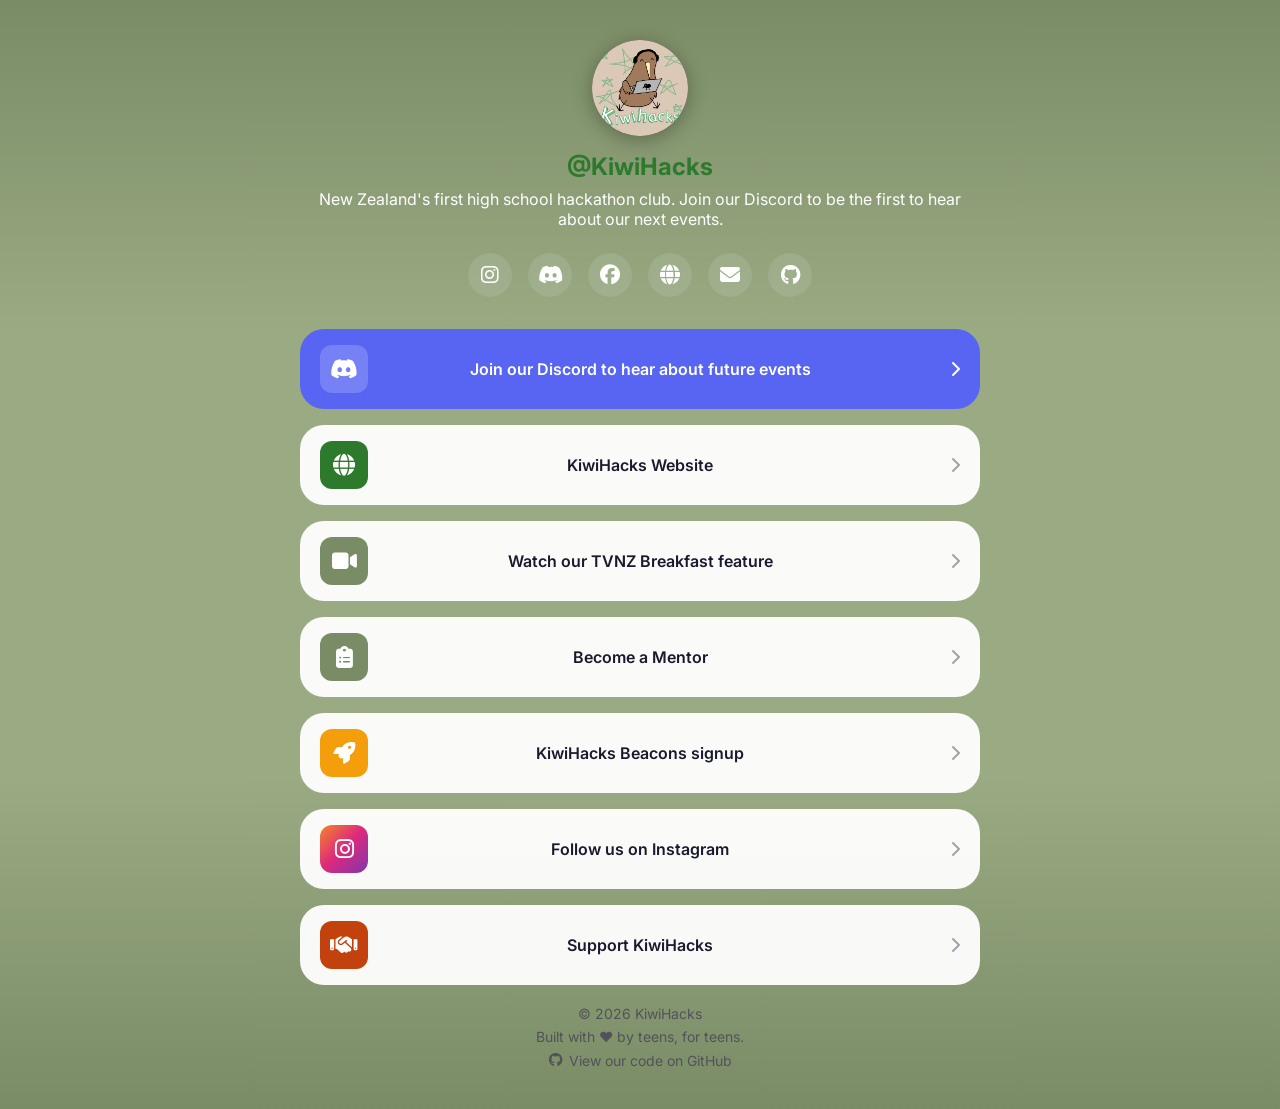
<file: index.html>
<!DOCTYPE html>
<html lang="en">
<head>
    <meta charset="UTF-8">
    <meta name="viewport" content="width=device-width, initial-scale=1.0">
    <title>@KiwiHacks</title>
    <link rel="stylesheet" href="styles.css">
    <link rel="preconnect" href="https://fonts.googleapis.com">
    <link rel="preconnect" href="https://fonts.gstatic.com" crossorigin>
    <link href="https://fonts.googleapis.com/css2?family=Inter:wght@400;500;600;700&display=swap" rel="stylesheet">
    <link rel="stylesheet" href="https://cdnjs.cloudflare.com/ajax/libs/font-awesome/6.5.1/css/all.min.css">
</head>
<body>
    <div class="container">
        <!-- Profile Section -->
        <div class="profile">
            <div class="avatar">
                <img src="assets/kiwihacks.png" alt="KiwiHacks Logo" onerror="this.src='assets/logo-placeholder.svg';">
            </div>
            <h1>@KiwiHacks</h1>
            <p class="tagline">New Zealand's first high school hackathon club. Join our Discord to be the first to hear about our next events.</p>
        </div>

        <!-- Social Icons -->
        <div class="social-icons" id="social-icons">
            <!-- Social icons will be loaded from socials.md -->
        </div>

        <!-- Links Container -->
        <div class="links-container" id="links-container">
            <!-- Links will be loaded from Google Sheets -->
            <div class="loading">Loading links...</div>
        </div>

        <!-- Footer -->
        <div class="footer">
            <p>© 2026 KiwiHacks</p>
            <p>Built with <span class="footer-heart">❤️</span> by teens, for teens.</p>
            <p><a class="footer-link" href="https://github.com/N1k0s1/LinktreeKiwiHacks" target="_blank" rel="noopener noreferrer"><i class="fab fa-github"></i> View our code on GitHub</a></p>
        </div>
    </div>

    <script src="script.js"></script>
</body>
</html>
</file>
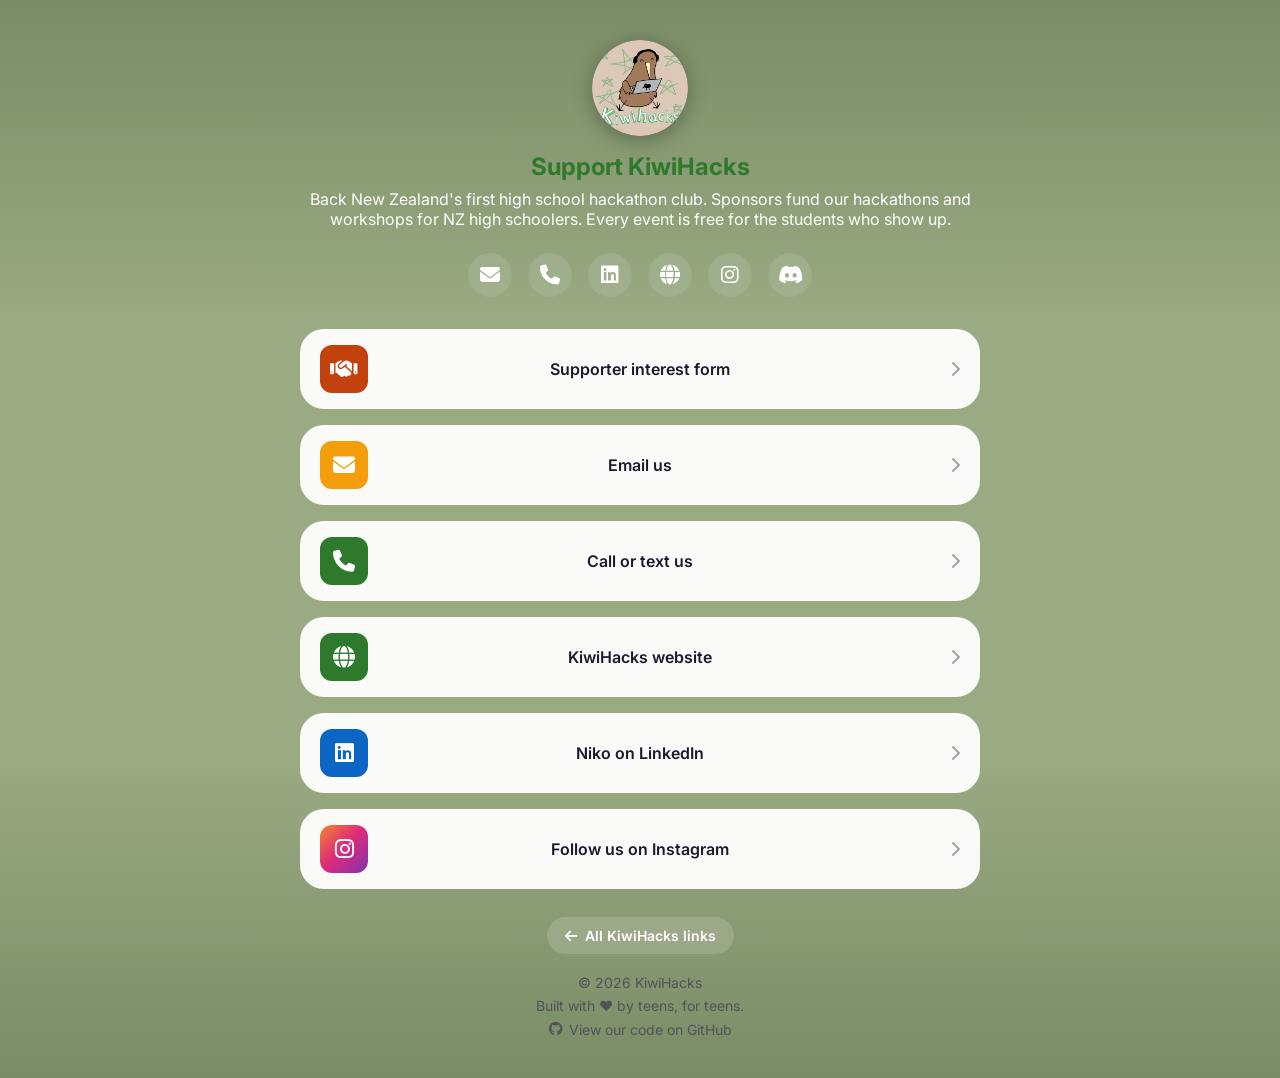
<file: supporters/index.html>
<!DOCTYPE html>
<html lang="en">
<head>
    <meta charset="UTF-8">
    <meta name="viewport" content="width=device-width, initial-scale=1.0">
    <title>Support KiwiHacks</title>
    <meta name="description" content="Back New Zealand's first high school hackathon club. Sponsor our events, partner with us, or get in touch with Niko directly.">
    <link rel="stylesheet" href="../styles.css">
    <link rel="preconnect" href="https://fonts.googleapis.com">
    <link rel="preconnect" href="https://fonts.gstatic.com" crossorigin>
    <link href="https://fonts.googleapis.com/css2?family=Inter:wght@400;500;600;700&display=swap" rel="stylesheet">
    <link rel="stylesheet" href="https://cdnjs.cloudflare.com/ajax/libs/font-awesome/6.5.1/css/all.min.css">
</head>
<body>
    <div class="container">
        <!-- Profile Section -->
        <div class="profile">
            <div class="avatar">
                <img src="../assets/kiwihacks.png" alt="KiwiHacks Logo" onerror="this.src='../assets/logo-placeholder.svg';">
            </div>
            <h1>Support KiwiHacks</h1>
            <p class="tagline">Back New Zealand's first high school hackathon club. Sponsors fund our hackathons and workshops for NZ high schoolers. Every event is free for the students who show up.</p>
        </div>

        <!-- Social Icons -->
        <div class="social-icons" id="social-icons">
            <!-- Social icons will be loaded from content/socials.md -->
        </div>

        <!-- Links Container -->
        <div class="links-container" id="links-container">
            <!-- Links will be loaded from content/links.md -->
            <div class="loading">Loading links...</div>
        </div>

        <a class="back-link" href="../"><i class="fas fa-arrow-left"></i> All KiwiHacks links</a>

        <!-- Footer -->
        <div class="footer">
            <p>© 2026 KiwiHacks</p>
            <p>Built with <span class="footer-heart">❤️</span> by teens, for teens.</p>
            <p><a class="footer-link" href="https://github.com/N1k0s1/LinktreeKiwiHacks" target="_blank" rel="noopener noreferrer"><i class="fab fa-github"></i> View our code on GitHub</a></p>
        </div>
    </div>

    <script src="../script.js"></script>
</body>
</html>
</file>
<file: styles.css>
* {
    margin: 0;
    padding: 0;
    box-sizing: border-box;
}

body {
    font-family: 'Inter', -apple-system, BlinkMacSystemFont, 'Segoe UI', Roboto, sans-serif;
    background: linear-gradient(180deg, #7a8c65 0%, #9aab84 30%, #9aab84 70%, #7a8c65 100%);
    min-height: 100vh;
    display: flex;
    justify-content: center;
    padding: 40px 20px;
}

.container {
    width: 100%;
    max-width: 680px;
    display: flex;
    flex-direction: column;
    align-items: center;
}

/* Profile Section */
.profile {
    text-align: center;
    margin-bottom: 24px;
}

.avatar {
    width: 96px;
    height: 96px;
    border-radius: 50%;
    background: #2d2d2d;
    display: flex;
    align-items: center;
    justify-content: center;
    margin: 0 auto 16px;
    font-size: 48px;
    box-shadow: 0 4px 20px rgba(0, 0, 0, 0.3);
    overflow: hidden;
}

.avatar img {
    width: 100%;
    height: 100%;
    object-fit: cover;
}

h1 {
    color: #2d7a2d;
    font-size: 24px;
    font-weight: 700;
    margin-bottom: 8px;
}

.tagline {
    color: #ffffff;
    font-size: 16px;
    font-weight: 400;
}

/* Social Icons */
.social-icons {
    display: flex;
    gap: 16px;
    margin-bottom: 32px;
}

.social-icons a {
    width: 44px;
    height: 44px;
    border-radius: 50%;
    background: rgba(255, 255, 255, 0.1);
    display: flex;
    align-items: center;
    justify-content: center;
    color: #ffffff;
    text-decoration: none;
    font-size: 20px;
    transition: all 0.3s ease;
    backdrop-filter: blur(10px);
}

.social-icons a:hover {
    background: rgba(255, 255, 255, 0.2);
    transform: translateY(-3px);
    box-shadow: 0 4px 15px rgba(255, 255, 255, 0.2);
}

.social-icons a:hover .fa-instagram {
    color: #E4405F;
}

.social-icons a:hover .fa-discord {
    color: #5865F2;
}

.social-icons a:hover .fa-facebook {
    color: #1877F2;
}

.social-icons a:hover .fa-globe {
    color: #2d7a2d;
}

.social-icons a:hover .fa-envelope {
    color: #f59e0b;
}

/* Links Container */
.links-container {
    width: 100%;
    display: flex;
    flex-direction: column;
    gap: 16px;
}

.loading {
    text-align: center;
    color: #a1a1aa;
    padding: 20px;
}

/* Link Button */
.link-button {
    display: flex;
    align-items: center;
    width: 100%;
    padding: 16px 20px;
    background: rgba(255, 255, 255, 0.95);
    border-radius: 24px;
    text-decoration: none;
    color: #1a1a2e;
    font-weight: 600;
    font-size: 16px;
    transition: all 0.3s ease;
    position: relative;
    overflow: hidden;
}

.link-button:hover {
    transform: scale(1.02);
    box-shadow: 0 8px 30px rgba(255, 255, 255, 0.2);
    background: #ffffff;
}

.link-button:active {
    transform: scale(0.98);
}

.link-button .link-icon,
.link-button .link-icon-symbol {
    width: 48px;
    height: 48px;
    border-radius: 12px;
    margin-right: 16px;
    flex-shrink: 0;
}

.link-button .link-icon {
    object-fit: cover;
}

.link-button .link-icon-symbol {
    background: #7a8c65;
    color: #ffffff;
    display: flex;
    align-items: center;
    justify-content: center;
    font-size: 22px;
}

.link-button .link-icon-instagram {
    background: linear-gradient(135deg, #f58529, #dd2a7b 48%, #8134af);
}

.link-button .link-icon-discord {
    background: #5865f2;
}

.link-button .link-icon-facebook {
    background: #1877f2;
}

.link-button .link-icon-globe,
.link-button .link-icon-website {
    background: #2d7a2d;
}

.link-button .link-icon-rocket {
    background: #f59e0b;
}

.link-button .link-icon-calendar,
.link-button .link-icon-form,
.link-button .link-icon-link {
    background: #7a8c65;
}

.link-button .link-icon-envelope,
.link-button .link-icon-email {
    background: #f59e0b;
}

.link-button .link-icon-phone {
    background: #2d7a2d;
}

.link-button .link-icon-linkedin {
    background: #0a66c2;
}

.link-button .link-icon-heart,
.link-button .link-icon-handshake {
    background: #c2410c;
}

.link-button .link-icon-placeholder {
    width: 48px;
    height: 48px;
    border-radius: 12px;
    margin-right: 16px;
    background: #7a8c65;
    display: flex;
    align-items: center;
    justify-content: center;
    color: white;
    font-size: 20px;
    flex-shrink: 0;
}

.link-button .link-text {
    flex: 1;
    text-align: center;
    padding-right: 64px;
}

.link-button .link-arrow {
    position: absolute;
    right: 20px;
    color: #a1a1aa;
    transition: transform 0.3s ease;
}

.link-button:hover .link-arrow {
    transform: translateX(4px);
}

/* Featured Link */
.link-button.featured {
    background: rgba(255, 255, 255, 0.95);
    color: #1a1a2e;
}

.link-button.featured:hover {
    background: #ffffff;
}

.link-button.featured .link-arrow {
    color: #a1a1aa;
}

/* Discord call to action */
.link-button.featured.discord-cta {
    background: #5865f2;
    color: #ffffff;
}

.link-button.featured.discord-cta:hover {
    background: #4752c4;
}

.link-button.featured.discord-cta .link-icon-discord {
    background: rgba(255, 255, 255, 0.18);
}

.link-button.featured.discord-cta .link-arrow {
    color: #ffffff;
}

/* Back link */
.back-link {
    display: inline-flex;
    align-items: center;
    gap: 8px;
    margin-top: 28px;
    padding: 10px 18px;
    border-radius: 20px;
    background: rgba(255, 255, 255, 0.15);
    color: #ffffff;
    text-decoration: none;
    font-size: 14px;
    font-weight: 600;
    transition: all 0.3s ease;
}

.back-link:hover {
    background: rgba(255, 255, 255, 0.28);
    transform: translateY(-2px);
}

/* Footer */
.footer {
    margin-top: 20px;
    text-align: center;
}

.footer p {
    color: #52525b;
    font-size: 14px;
}

.footer p + p {
    margin-top: 6px;
}

.footer-heart {
    font-style: normal;
}

.footer-link {
    display: inline-flex;
    align-items: center;
    gap: 6px;
    color: #52525b;
    text-decoration: none;
    transition: color 0.3s ease;
}

.footer-link:hover {
    color: #2d2d2d;
}

/* Responsive */
@media (max-width: 480px) {
    body {
        padding: 24px 16px;
    }

    .avatar {
        width: 80px;
        height: 80px;
        font-size: 40px;
    }

    h1 {
        font-size: 20px;
    }

    .tagline {
        font-size: 14px;
    }

    .social-icons {
        gap: 12px;
    }

    .social-icons a {
        width: 40px;
        height: 40px;
        font-size: 18px;
    }

    .link-button {
        padding: 14px 16px;
        border-radius: 20px;
    }

    .link-button .link-icon,
    .link-button .link-icon-symbol,
    .link-button .link-icon-placeholder {
        width: 40px;
        height: 40px;
    }

    .link-button .link-text {
        font-size: 14px;
        padding-right: 48px;
    }
}

/* Animation */
@keyframes fadeInUp {
    from {
        opacity: 0;
        transform: translateY(20px);
    }
    to {
        opacity: 1;
        transform: translateY(0);
    }
}

.link-button {
    animation: fadeInUp 0.5s ease forwards;
}

.link-button:nth-child(1) { animation-delay: 0.1s; }
.link-button:nth-child(2) { animation-delay: 0.2s; }
.link-button:nth-child(3) { animation-delay: 0.3s; }
.link-button:nth-child(4) { animation-delay: 0.4s; }
.link-button:nth-child(5) { animation-delay: 0.5s; }
.link-button:nth-child(6) { animation-delay: 0.6s; }
.link-button:nth-child(7) { animation-delay: 0.7s; }
.link-button:nth-child(8) { animation-delay: 0.8s; }
.link-button:nth-child(9) { animation-delay: 0.9s; }
.link-button:nth-child(10) { animation-delay: 1s; }
.link-button:nth-child(11) { animation-delay: 1.1s; }
.link-button:nth-child(12) { animation-delay: 1.2s; }
</file>
